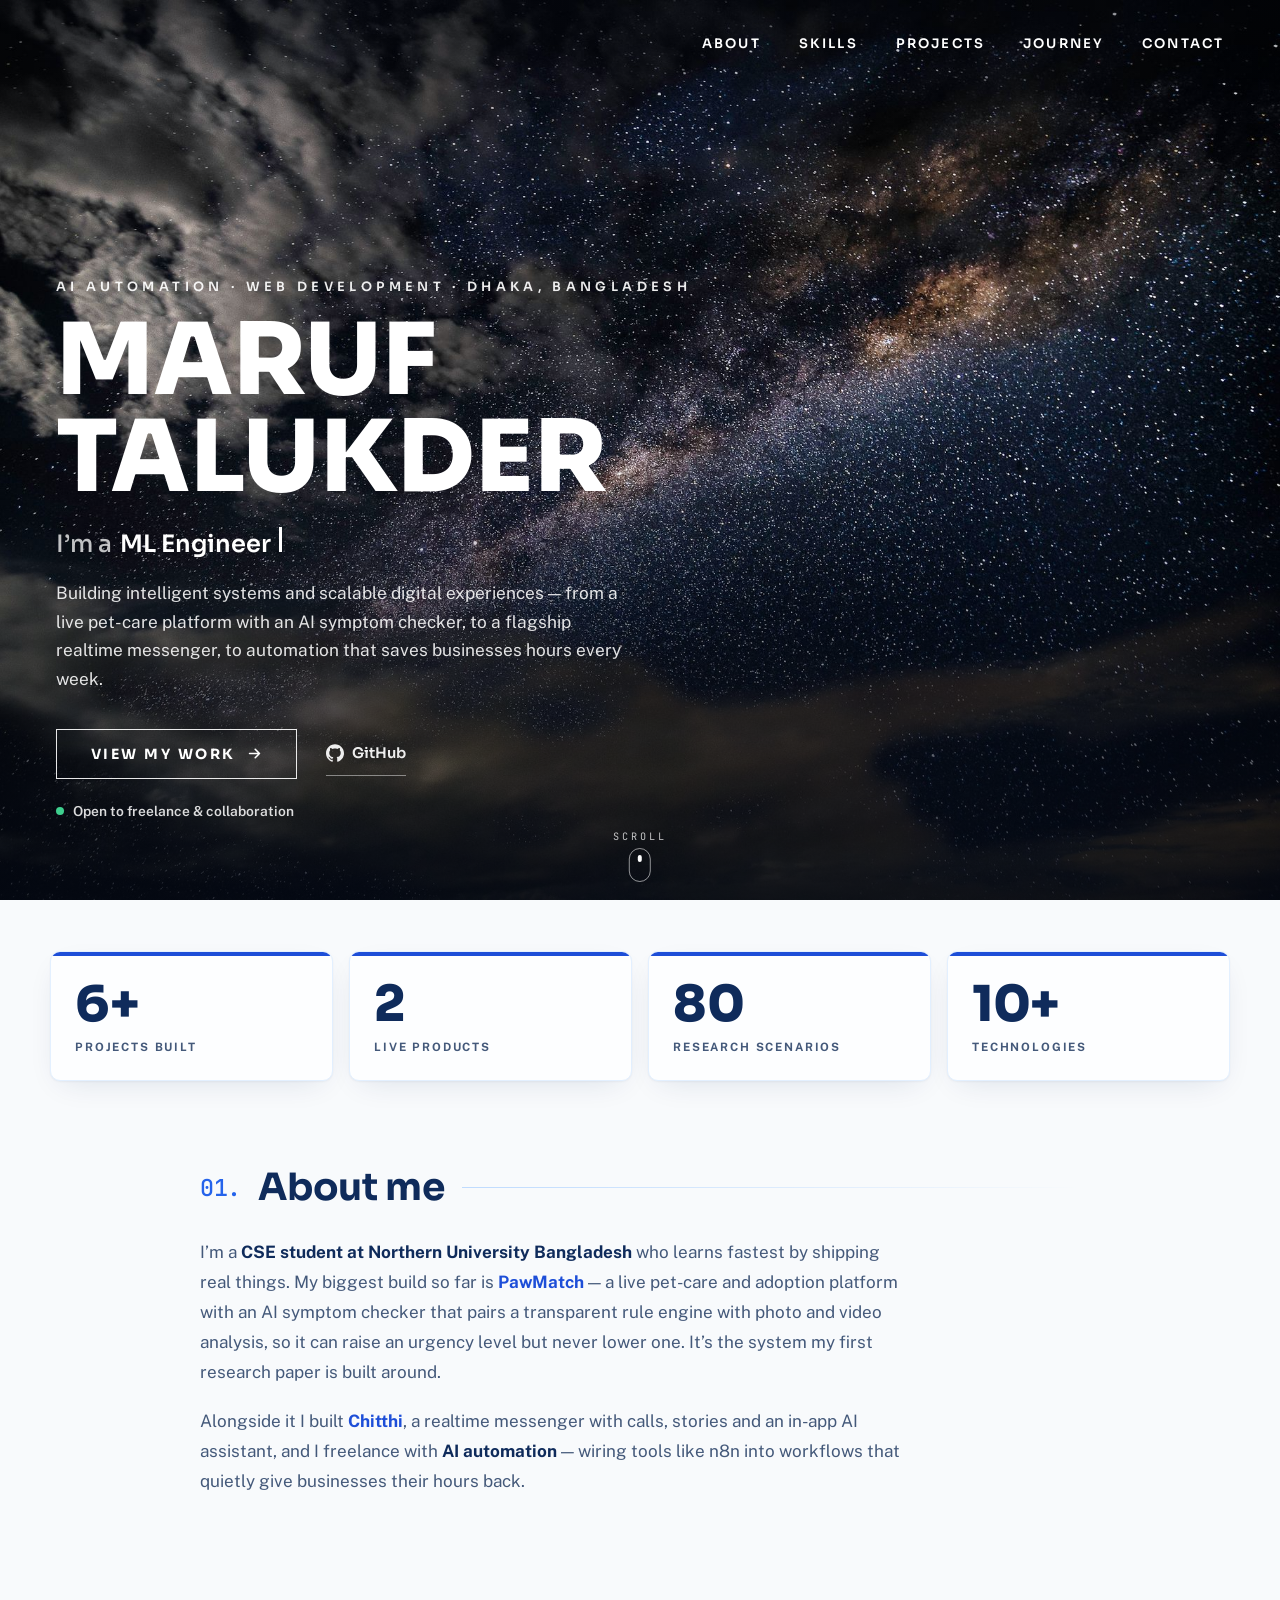
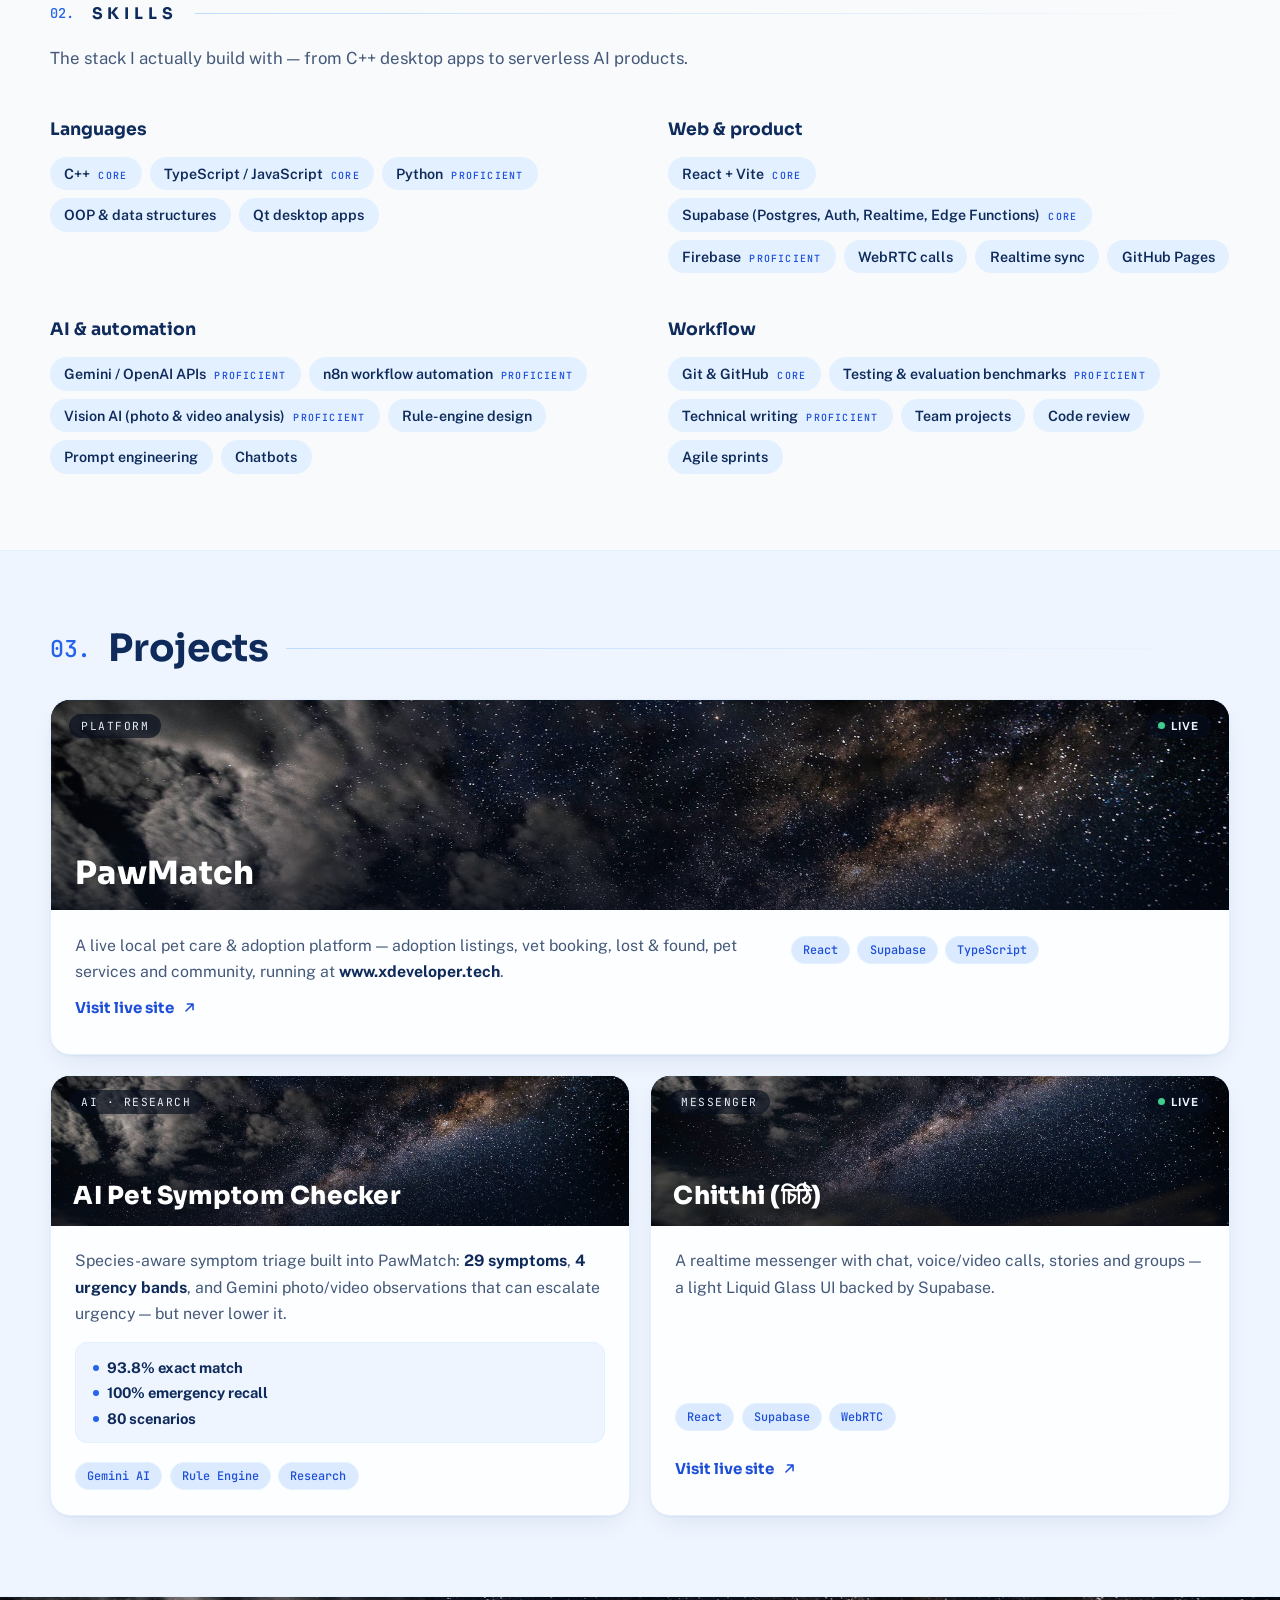
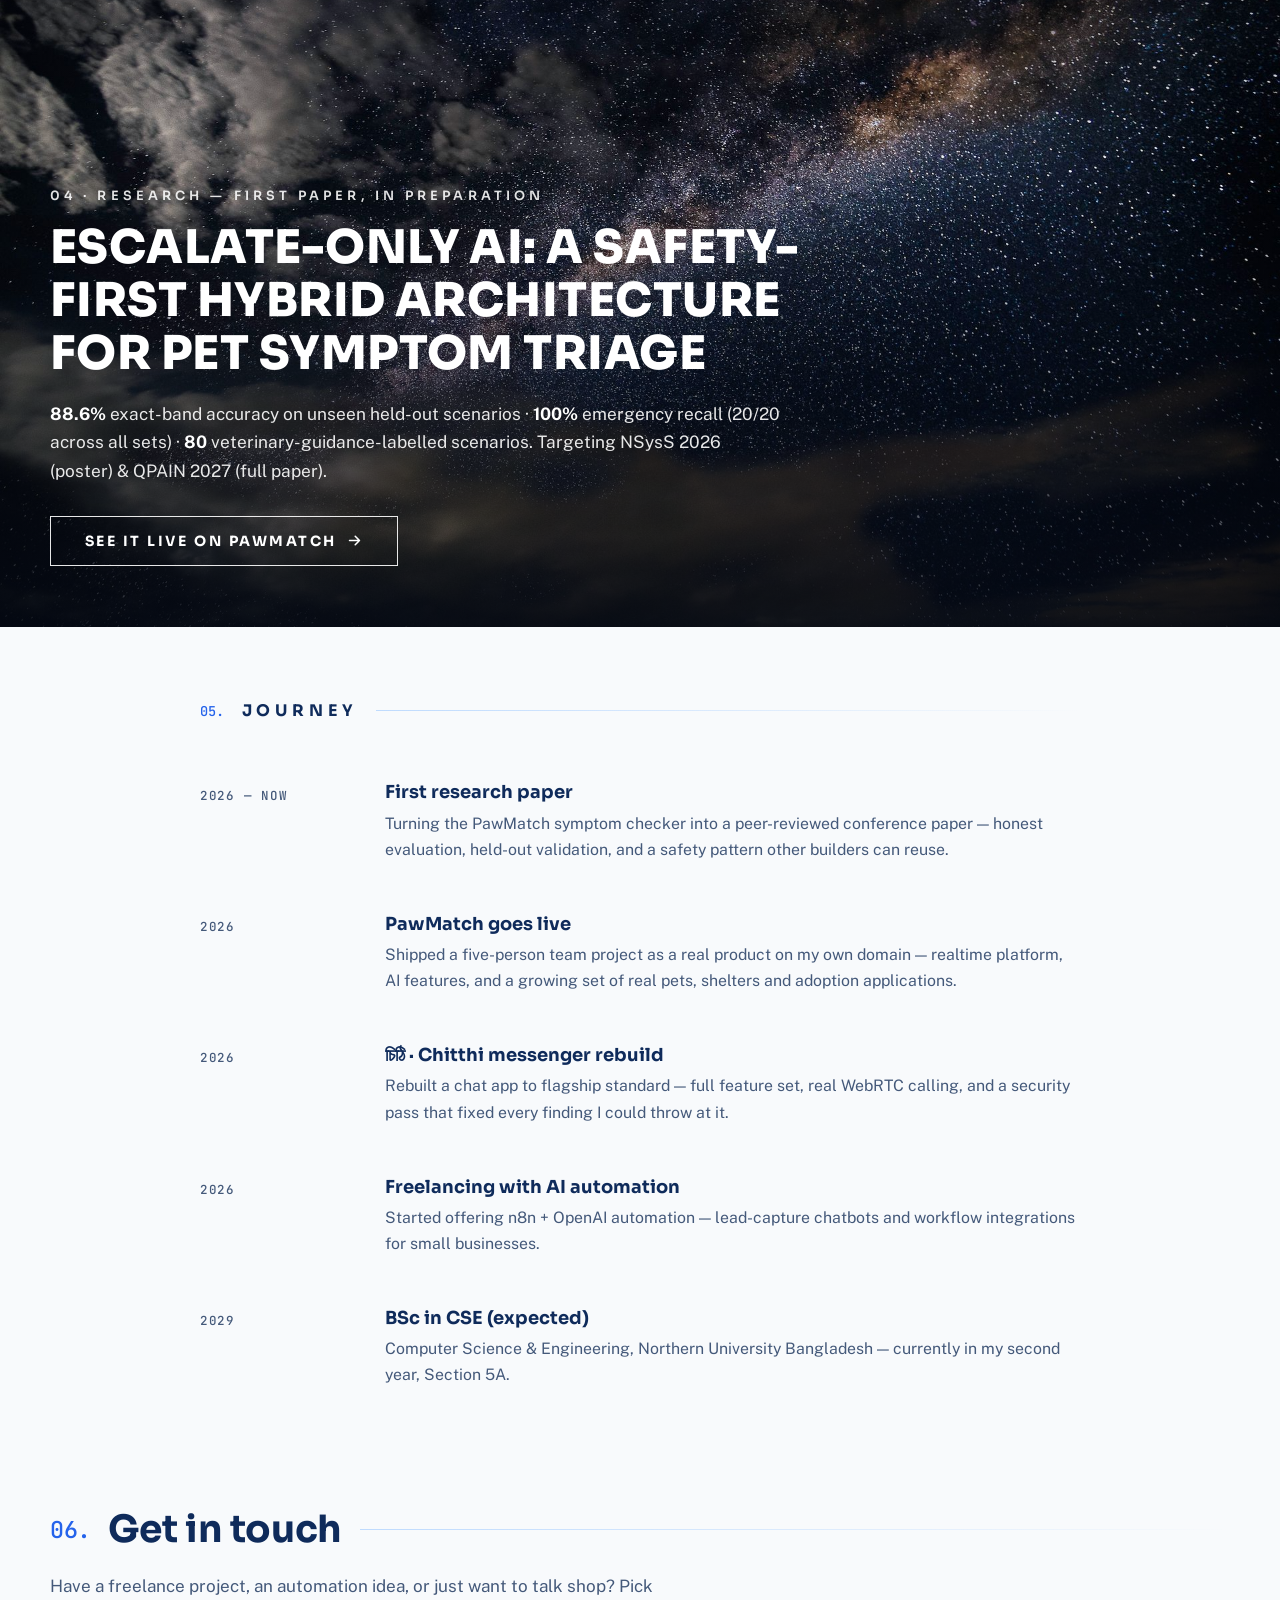
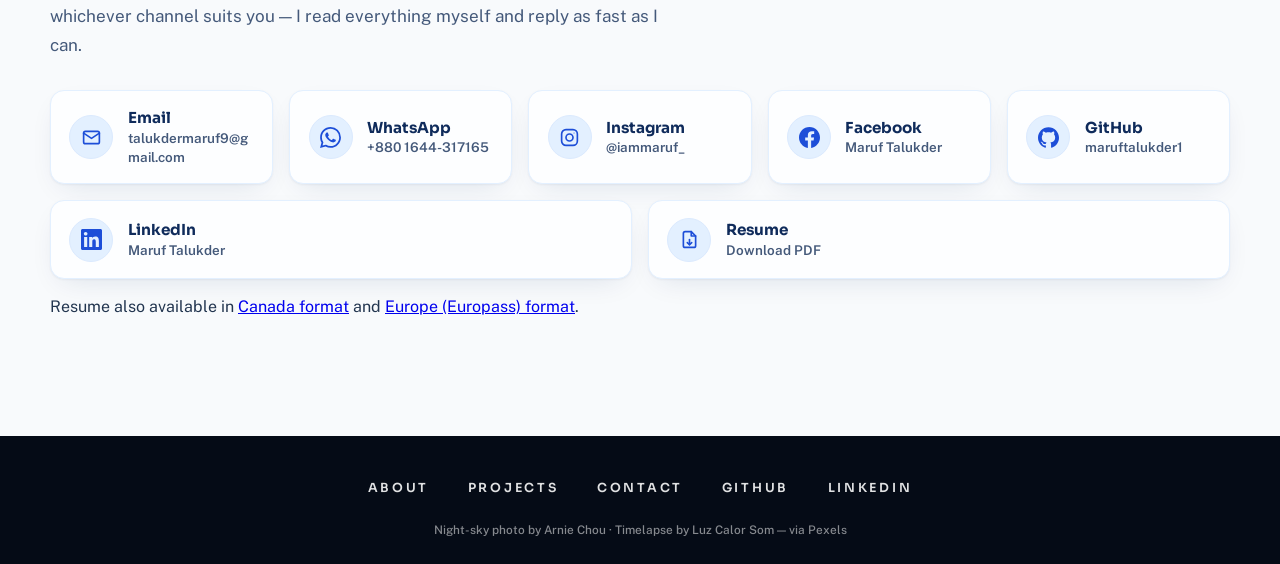
<file: index.html>
<!doctype html>
<html lang="en">
  <head>
    <meta charset="utf-8" />
    <meta name="viewport" content="width=device-width, initial-scale=1, viewport-fit=cover" />
    <meta name="color-scheme" content="light" />
    <link rel="icon" href="/favicon.ico" sizes="any" />
<link rel="icon" type="image/png" sizes="192x192" href="/icon-192.png" />
<link rel="icon" type="image/png" sizes="512x512" href="/icon-512.png" />
<link rel="apple-touch-icon" href="/apple-touch-icon.png" />
    <title>Maruf Talukder — ML Engineer & CSE Student</title>
<meta name="description" content="Maruf Talukder is a CSE student at Northern University Bangladesh building AI automation, web apps, and PawMatch — a live pet-care platform with an AI symptom checker.">
<link rel="canonical" href="https://www.maruftalukder.engineer/">
<meta property="og:type" content="profile">
<meta property="og:title" content="Maruf Talukder — ML Engineer & CSE Student">
<meta property="og:description" content="CSE student at Northern University Bangladesh building AI automation, web apps, and PawMatch — a live pet-care platform with an AI symptom checker.">
<meta property="og:url" content="https://www.maruftalukder.engineer/">
<meta property="og:image" content="https://www.maruftalukder.engineer/assets/night-sky.jpg">
<meta name="twitter:card" content="summary_large_image">
<meta name="twitter:title" content="Maruf Talukder — ML Engineer & CSE Student">
<meta name="twitter:description" content="CSE student at Northern University Bangladesh building AI automation, web apps, and PawMatch.">
<meta name="twitter:image" content="https://www.maruftalukder.engineer/assets/night-sky.jpg">
<script type="application/ld+json">
{
  "@context": "https://schema.org",
  "@type": "Person",
  "name": "Maruf Talukder",
  "url": "https://www.maruftalukder.engineer/",
  "image": "https://www.maruftalukder.engineer/assets/night-sky.jpg",
  "jobTitle": "CSE Student",
  "description": "CSE student at Northern University Bangladesh building AI automation, web apps, and PawMatch, a live pet-care platform with an AI symptom checker.",
  "address": { "@type": "PostalAddress", "addressLocality": "Dhaka", "addressCountry": "BD" },
  "alumniOf": { "@type": "CollegeOrUniversity", "name": "Northern University Bangladesh" },
  "knowsAbout": ["AI automation", "n8n", "Web development", "Machine learning"],
  "sameAs": [
    "https://github.com/maruftalukder1",
    "https://www.instagram.com/iammaruf_",
    "https://www.facebook.com/MarufTalukder4",
    "https://www.linkedin.com/in/maruftalukder1"
  ]
}
</script>
    <link rel="preconnect" href="https://fonts.googleapis.com" />
    <link rel="preconnect" href="https://fonts.gstatic.com" crossorigin />
    <link href="https://fonts.googleapis.com/css2?family=Sora:wght@500;600;700;800&family=Public+Sans:wght@400;500;600;700&family=JetBrains+Mono:wght@400;500&display=swap" rel="stylesheet" />
    <style>
      /* ============ 60-30-10 palette (below the hero) ============
         60% soft white · 30% light blue · 10% deep blue accent */
      :root {
        --paper: #f8fafc;
        --surface: #fdfeff;
        --blue-wash: #eef5ff;
        --blue-soft: #e3f0ff;
        --blue-chip: #dbeafe;
        --blue-line: #bfdbfe;
        --accent: #2563eb;
        --accent-deep: #1d4ed8;
        --navy: #0f2b5b;
        --ink: #22354f;
        --ink-soft: #44597a;
        --shadow-card: 0 1px 2px rgba(15, 43, 91, 0.05), 0 10px 30px -12px rgba(15, 43, 91, 0.14);
        --shadow-lift: 0 2px 4px rgba(15, 43, 91, 0.06), 0 22px 44px -16px rgba(15, 43, 91, 0.22);
        --ease-out: cubic-bezier(0.16, 1, 0.3, 1);
      }
      * { box-sizing: border-box; }
      html { scroll-behavior: smooth; }
      body {
        margin: 0;
        font-family: "Public Sans", system-ui, -apple-system, "Segoe UI", sans-serif;
        background: var(--paper);
        color: var(--ink);
        overflow-x: hidden;
        -webkit-font-smoothing: antialiased;
      }
      ::selection { background: var(--blue-chip); color: var(--navy); }
      button, a.btn { min-height: 2.75rem; }

      /* ---------- scroll reveal ---------- */
      .reveal { transform: translateY(18px); transition: transform 0.7s var(--ease-out); transition-delay: var(--d, 0s); }
      .reveal.in { transform: none; }

      /* ============ HERO — full-bleed photo/video (SpaceX grammar) ============ */
      .hero {
        position: relative;
        height: 100vh;
        height: 100svh;
        min-height: 680px;
        overflow: hidden;
        background: #060d1d;
        color: #fff;
      }
      .hero-media { position: absolute; inset: 0; }
      .hero-media video, .hero-media img {
        position: absolute; inset: 0;
        width: 100%; height: 100%;
        object-fit: cover; object-position: 50% 50%;
        display: block;
      }
      /* dark scrim along the bottom third only — text legibility */
      .hero-scrim {
        position: absolute; inset: 0; z-index: 1; pointer-events: none;
        background: linear-gradient(180deg,
          rgba(4, 9, 20, 0.30) 0%,
          rgba(4, 9, 20, 0) 22%,
          rgba(4, 9, 20, 0) 52%,
          rgba(4, 9, 20, 0.55) 78%,
          rgba(4, 9, 20, 0.82) 100%);
      }

      /* ---------- minimal top bar over the video ---------- */
      .topbar {
        position: absolute; top: 0; left: 0; right: 0; z-index: 10;
        display: flex; align-items: center; justify-content: flex-end;
        gap: 2rem;
        padding: 1.35rem clamp(1.25rem, 4.5vw, 3.5rem);
      }
      .wordmark {
        font-family: "Sora", sans-serif; font-weight: 700;
        font-size: 0.98rem; letter-spacing: 0.22em;
        color: #fff; text-decoration: none; white-space: nowrap;
        flex: none;
      }
      .topnav { display: flex; align-items: center; gap: 2.4rem; flex: none; }
      .topnav a {
        font-family: "Sora", sans-serif; font-weight: 600;
        font-size: 0.82rem; letter-spacing: 0.16em; text-transform: uppercase;
        color: #fff; text-decoration: none;
        padding: 0.4rem 0; min-height: 2.75rem;
        display: inline-flex; align-items: center;
        border-bottom: 1px solid transparent;
        transition: border-color 0.25s ease, opacity 0.25s ease;
      }
      .topnav a:hover { border-bottom-color: rgba(255, 255, 255, 0.85); }
      .nav-toggle {
        display: none;
        background: none; border: 0; cursor: pointer;
        width: 2.75rem; height: 2.75rem; padding: 0.6rem;
        color: #fff;
      }
      .nav-toggle svg { width: 100%; height: 100%; display: block; }
      .mobile-nav {
        position: absolute; top: 4.6rem; right: 1rem; z-index: 11;
        display: none; flex-direction: column;
        background: rgba(5, 11, 24, 0.94);
        border: 1px solid rgba(255, 255, 255, 0.16);
        padding: 0.6rem 0;
        min-width: 190px;
      }
      .mobile-nav.open { display: flex; }
      .mobile-nav a {
        font-family: "Sora", sans-serif; font-weight: 600;
        font-size: 0.85rem; letter-spacing: 0.14em; text-transform: uppercase;
        color: #fff; text-decoration: none;
        padding: 0.8rem 1.3rem; min-height: 2.75rem;
        display: flex; align-items: center;
      }
      .mobile-nav a:hover { background: rgba(255, 255, 255, 0.08); }

      /* ---------- low-left content block ---------- */
      .hero-content {
        position: absolute; z-index: 2;
        left: 0; right: 0; bottom: 0;
        padding: 0 clamp(1.25rem, 4.5vw, 3.5rem) clamp(4.2rem, 9vh, 6rem);
        max-width: 62rem;
      }
      .hero-eyebrow {
        margin: 0 0 1.1rem;
        font-family: "Sora", sans-serif; font-weight: 600;
        font-size: clamp(0.68rem, 1.6vw, 0.8rem);
        letter-spacing: 0.34em; text-transform: uppercase;
        color: rgba(255, 255, 255, 0.92);
      }
      h1.hero-name {
        margin: 0;
        font-family: "Sora", sans-serif; font-weight: 800;
        font-size: clamp(2.7rem, 8.5vw, 6.2rem);
        line-height: 0.98; letter-spacing: 0.005em;
        text-transform: uppercase;
        color: #fff;
      }
      .hero-role {
        margin: 1.3rem 0 0;
        font-family: "Sora", sans-serif; font-weight: 600;
        font-size: clamp(1.05rem, 2.6vw, 1.5rem);
        color: #fff;
        display: flex; align-items: baseline; gap: 0.5rem; flex-wrap: wrap;
        min-height: 1.5em;
      }
      .hero-role .static { color: rgba(255, 255, 255, 0.75); font-weight: 500; }
      #typewriter { color: #fff; }
      .caret {
        display: inline-block; width: 3px; height: 1.02em;
        background: #fff;
        vertical-align: text-bottom;
        animation: blink 0.9s steps(1) infinite;
      }
      @keyframes blink { 50% { opacity: 0; } }
      .hero-sub {
        margin: 1rem 0 0; max-width: 36rem;
        font-size: clamp(0.98rem, 2vw, 1.08rem); line-height: 1.65;
        color: rgba(255, 255, 255, 0.88);
      }
      .hero-cta { display: flex; flex-wrap: wrap; align-items: center; gap: 1.1rem 1.8rem; margin-top: 2.2rem; }
      .btn-hero {
        display: inline-flex; align-items: center; justify-content: center; gap: 0.6rem;
        padding: 0.95rem 2.1rem;
        font-family: "Sora", sans-serif; font-weight: 700;
        font-size: 0.88rem; letter-spacing: 0.18em; text-transform: uppercase;
        color: #fff; text-decoration: none; cursor: pointer;
        background: transparent;
        border: 1.5px solid rgba(255, 255, 255, 0.9);
        transition: background 0.25s ease, color 0.25s ease;
      }
      .btn-hero:hover { background: #fff; color: #0a1526; }
      .btn-hero svg { width: 17px; height: 17px; flex: none; }
      .hero-gh {
        display: inline-flex; align-items: center; gap: 0.5rem;
        font-family: "Sora", sans-serif; font-weight: 600; font-size: 0.92rem;
        color: rgba(255, 255, 255, 0.92); text-decoration: none;
        min-height: 2.75rem;
        border-bottom: 1px solid rgba(255, 255, 255, 0.45);
        transition: border-color 0.25s ease, color 0.25s ease;
      }
      .hero-gh:hover { color: #fff; border-bottom-color: #fff; }
      .hero-gh svg { width: 18px; height: 18px; flex: none; }
      .hero-avail {
        margin: 1.5rem 0 0;
        display: flex; align-items: center; gap: 0.55rem;
        font-size: 0.86rem; font-weight: 600; color: rgba(255, 255, 255, 0.85);
      }
      .hero-avail .dot {
        width: 8px; height: 8px; border-radius: 50%; flex: none;
        background: #3ecf8e;
        box-shadow: 0 0 0 0 rgba(62, 207, 142, 0.45);
        animation: pulse-dot 2.2s ease-out infinite;
      }
      @keyframes pulse-dot {
        0% { box-shadow: 0 0 0 0 rgba(62, 207, 142, 0.4); }
        70% { box-shadow: 0 0 0 9px rgba(62, 207, 142, 0); }
        100% { box-shadow: 0 0 0 0 rgba(62, 207, 142, 0); }
      }

      .scroll-cue {
        position: absolute; z-index: 2; left: 50%; bottom: 1.1rem;
        transform: translateX(-50%);
        display: flex; flex-direction: column; align-items: center; gap: 0.35rem;
        color: rgba(255, 255, 255, 0.75);
        font-family: "JetBrains Mono", monospace;
        font-size: 0.64rem; letter-spacing: 0.3em; text-transform: uppercase;
        text-decoration: none; min-height: 2.75rem; justify-content: flex-end;
      }
      .scroll-cue .wheel {
        width: 22px; height: 34px; border-radius: 12px; position: relative;
        border: 1.6px solid rgba(255, 255, 255, 0.55);
      }
      .scroll-cue .wheel::after {
        content: ""; position: absolute; left: 50%; top: 6px; margin-left: -2px;
        width: 4px; height: 7px; border-radius: 3px;
        background: #fff;
        animation: wheel-drop 1.8s ease-in-out infinite;
      }
      @keyframes wheel-drop {
        0% { transform: translateY(0); opacity: 1; }
        70% { transform: translateY(11px); opacity: 0; }
        100% { transform: translateY(0); opacity: 0; }
      }

      /* ============ STATS ============ */
      .stats-band { background: var(--paper); padding: 3.2rem 0 0.6rem; }
      .stats {
        width: min(1180px, 100% - 2.5rem);
        margin: 0 auto;
        display: grid; grid-template-columns: repeat(4, 1fr);
        gap: 1rem;
      }
      .stat {
        background: var(--surface);
        border: 1px solid var(--blue-soft);
        border-radius: 10px;
        overflow: hidden;
        box-shadow: var(--shadow-card);
      }
      .stat-strip { height: 4px; background: var(--accent-deep); }
      .stat-main { padding: 1.5rem 1.5rem 1.6rem; }
      .stat-num {
        font-family: "Sora", sans-serif; font-weight: 800;
        font-size: clamp(2.5rem, 4.5vw, 3.1rem); line-height: 1; color: var(--navy);
        letter-spacing: -0.01em;
      }
      .stat-label {
        margin-top: 0.65rem;
        font-size: 0.72rem; font-weight: 700;
        letter-spacing: 0.16em; text-transform: uppercase;
        color: var(--ink-soft);
      }

      /* ============ SECTIONS ============ */
      .about { padding: 4.6rem 0 3rem; background: var(--paper); }
      .projects { padding: 4.6rem 0 5rem; background: var(--blue-wash); border-top: 1px solid var(--blue-soft); border-bottom: 1px solid var(--blue-soft); }
      .contact { padding: 4.6rem 0 6.5rem; background: var(--paper); }
      .about-inner { width: min(880px, 100% - 2.5rem); margin: 0 auto; }
      .wide-inner { width: min(1180px, 100% - 2.5rem); margin: 0 auto; }
      .about h2, .projects h2, .contact h2 {
        font-family: "Sora", sans-serif;
        font-size: clamp(1.7rem, 4.5vw, 2.35rem);
        font-weight: 700; letter-spacing: -0.01em; color: var(--navy);
        margin: 0 0 1.7rem;
        display: flex; align-items: center; gap: 1.1rem;
      }
      .about h2::after, .projects h2::after, .contact h2::after {
        content: ""; flex: 1; height: 1px;
        background: linear-gradient(90deg, var(--blue-line), transparent);
      }
      .about h2 .num, .projects h2 .num, .contact h2 .num {
        color: var(--accent); font-family: "JetBrains Mono", monospace;
        font-size: 0.62em; font-weight: 500;
      }
      .about p { font-size: 1.07rem; line-height: 1.75; color: var(--ink-soft); margin: 0 0 1.2rem; max-width: 44rem; }
      .about p strong { color: var(--navy); font-weight: 700; }
      .about p .hl { color: var(--accent-deep); font-weight: 700; }
      .contact .lead { font-size: 1.07rem; line-height: 1.7; color: var(--ink-soft); margin: -0.5rem 0 1.9rem; max-width: 40rem; }

      /* ============ PROJECTS — bento ============ */
      .project-grid {
        display: grid;
        grid-template-columns: 1fr 1fr;
        gap: 1.25rem;
      }
      .project-card {
        position: relative;
        display: flex; flex-direction: column;
        background: var(--surface);
        border: 1px solid var(--blue-soft);
        border-radius: 20px;
        overflow: hidden;
        box-shadow: var(--shadow-card);
        transition: transform 0.35s var(--ease-out), box-shadow 0.35s var(--ease-out), border-color 0.35s ease;
      }
      .project-card:hover { transform: translateY(-5px); box-shadow: var(--shadow-lift); border-color: var(--blue-line); }
      .project-card.featured { grid-column: 1 / -1; }

      /* clean real-photo header, project name overlaid low-left (SpaceX block style) */
      .photo-head {
        position: relative; height: 150px; flex: none;
        overflow: hidden;
        background: #0a1830;
      }
      .featured .photo-head { height: 210px; }
      .photo-head img {
        position: absolute; inset: 0; width: 100%; height: 100%;
        object-fit: cover; display: block;
      }
      .photo-head::after {
        content: ""; position: absolute; inset: 0;
        background: linear-gradient(180deg, rgba(4, 9, 20, 0.18) 0%, rgba(4, 9, 20, 0) 38%, rgba(4, 9, 20, 0.62) 100%);
      }
      .photo-head-top {
        position: absolute; top: 0; left: 0; right: 0; z-index: 2;
        display: flex; align-items: flex-start; justify-content: space-between;
        padding: 0.85rem 1.15rem;
      }
      .p-kicker {
        display: inline-flex; align-items: center; gap: 0.45rem;
        padding: 0.32rem 0.75rem; border-radius: 999px;
        background: rgba(6, 13, 28, 0.66);
        font-family: "JetBrains Mono", monospace;
        font-size: 0.7rem; letter-spacing: 0.13em; text-transform: uppercase;
        color: #e6eefc;
      }
      .live-badge {
        display: inline-flex; align-items: center; gap: 0.4rem;
        padding: 0.32rem 0.75rem; border-radius: 999px;
        background: rgba(6, 13, 28, 0.66);
        font-size: 0.7rem; font-weight: 700; letter-spacing: 0.07em; text-transform: uppercase;
        color: #eef4ff;
      }
      .live-badge .dot { width: 7px; height: 7px; border-radius: 50%; background: #3ecf8e; animation: pulse-dot 2.2s ease-out infinite; }
      .photo-head h3 {
        position: absolute; z-index: 2;
        left: 1.4rem; bottom: 1rem; margin: 0;
        font-family: "Sora", sans-serif; font-weight: 800;
        font-size: 1.55rem; line-height: 1.15; letter-spacing: 0.01em;
        color: #fff;
      }
      .featured .photo-head h3 { font-size: 2rem; left: 1.5rem; bottom: 1.15rem; }

      .project-body { padding: 1.4rem 1.5rem 1.55rem; display: flex; flex-direction: column; gap: 0.95rem; flex: 1; }
      .project-body p { margin: 0; font-size: 0.99rem; line-height: 1.66; color: var(--ink-soft); }
      .project-body p strong { color: var(--navy); }
      .featured .project-main { display: grid; grid-template-columns: 1.25fr 0.75fr; gap: 1.6rem; align-items: start; }
      .p-highlight {
        display: flex; flex-direction: column; gap: 0.55rem;
        padding: 0.95rem 1.05rem; border-radius: 12px;
        background: var(--blue-wash); border: 1px solid var(--blue-soft);
        font-size: 0.92rem; font-weight: 700; color: var(--navy);
      }
      .p-highlight span { display: flex; align-items: baseline; gap: 0.5rem; }
      .p-highlight span::before { content: ""; width: 6px; height: 6px; border-radius: 50%; background: var(--accent); flex: none; transform: translateY(-2px); }
      .tag-row { display: flex; flex-wrap: wrap; gap: 0.45rem; margin-top: auto; padding-top: 0.2rem; }
      .tag {
        padding: 0.32rem 0.7rem; border-radius: 999px;
        background: var(--blue-chip); border: 1px solid var(--blue-soft);
        font-family: "JetBrains Mono", monospace; font-size: 0.74rem; font-weight: 500;
        color: var(--accent-deep);
      }
      .project-link {
        display: inline-flex; align-items: center; gap: 0.45rem;
        font-family: "Sora", sans-serif; font-weight: 700; font-size: 0.94rem;
        color: var(--accent-deep); text-decoration: none;
        min-height: 2.75rem; align-self: flex-start;
      }
      .project-link svg { width: 17px; height: 17px; transition: transform 0.25s ease; }
      .project-link:hover { text-decoration: underline; text-underline-offset: 4px; }
      .project-link:hover svg { transform: translate(2px, -2px); }

      /* ============ CONTACT ============ */
      .contact-grid { display: flex; flex-wrap: wrap; gap: 1rem; }
      .contact-card {
        flex: 1 1 190px;
        display: flex; align-items: center; gap: 0.9rem;
        padding: 1.05rem 1.15rem;
        background: var(--surface);
        border: 1px solid var(--blue-soft);
        border-radius: 14px;
        text-decoration: none;
        box-shadow: var(--shadow-card);
        transition: transform 0.3s var(--ease-out), box-shadow 0.3s ease, border-color 0.3s ease;
        min-height: 2.75rem;
      }
      .contact-card:hover { transform: translateY(-3px); border-color: var(--blue-line); box-shadow: var(--shadow-lift); }
      .contact-icon {
        flex: none; width: 44px; height: 44px; border-radius: 50%;
        display: flex; align-items: center; justify-content: center;
        background: var(--blue-soft); color: var(--accent-deep);
        border: 1px solid var(--blue-chip);
      }
      .contact-icon svg { width: 21px; height: 21px; }
      .contact-text { min-width: 0; }
      .contact-label { font-family: "Sora", sans-serif; font-weight: 700; font-size: 0.95rem; color: var(--navy); line-height: 1.3; }
      .contact-value { font-size: 0.84rem; font-weight: 600; color: var(--ink-soft); line-height: 1.35; overflow-wrap: anywhere; }

      /* ============ SECTION LABEL HEADS (Skills / Journey) ============ */
      .sec-head {
        font-family: "Sora", sans-serif;
        font-size: 1rem; font-weight: 700;
        letter-spacing: 0.3em; text-transform: uppercase;
        color: var(--navy);
        margin: 0 0 2.2rem;
        display: flex; align-items: center; gap: 1.1rem;
      }
      .sec-head::after {
        content: ""; flex: 1; height: 1px;
        background: linear-gradient(90deg, var(--blue-line), transparent);
      }
      .sec-head .num {
        color: var(--accent); font-family: "JetBrains Mono", monospace;
        font-size: 0.85em; font-weight: 500; letter-spacing: 0;
      }
      .narrow-inner { width: min(880px, 100% - 2.5rem); margin: 0 auto; }

      /* ============ SKILLS — borderless groups, chip pills ============ */
      .skills { padding: 2.4rem 0 4.8rem; background: var(--paper); }
      .skills-lead { font-size: 1.05rem; line-height: 1.7; color: var(--ink-soft); margin: -0.9rem 0 2.8rem; max-width: 42rem; }
      .skill-grid { display: grid; grid-template-columns: 1fr 1fr; gap: 2.8rem 3.5rem; }
      .skill-group h3 {
        font-family: "Sora", sans-serif; font-weight: 700;
        font-size: 1.08rem; color: var(--navy);
        margin: 0 0 1.05rem;
      }
      .pills { display: flex; flex-wrap: wrap; gap: 0.5rem; }
      .pill {
        display: inline-flex; align-items: baseline; gap: 0.5rem;
        padding: 0.45rem 0.9rem; border-radius: 999px;
        background: var(--blue-soft);
        font-size: 0.89rem; font-weight: 600; color: var(--navy);
        line-height: 1.35;
      }
      .pill .lvl {
        font-family: "JetBrains Mono", monospace;
        font-size: 0.62rem; font-weight: 500; letter-spacing: 0.12em;
        color: var(--accent-deep);
      }

      /* ============ RESEARCH — full-bleed photo block (SpaceX) ============ */
      .research {
        position: relative;
        min-height: 70vh;
        display: flex; align-items: flex-end;
        overflow: hidden;
        background: #060d1d;
        color: #fff;
      }
      .research-bg {
        position: absolute; inset: 0;
        width: 100%; height: 100%;
        object-fit: cover; display: block;
      }
      .research-scrim {
        position: absolute; inset: 0; z-index: 1; pointer-events: none;
        background: linear-gradient(180deg,
          rgba(4, 9, 20, 0.28) 0%,
          rgba(4, 9, 20, 0) 30%,
          rgba(4, 9, 20, 0.52) 70%,
          rgba(4, 9, 20, 0.86) 100%);
      }
      .research-content {
        position: relative; z-index: 2;
        width: min(1180px, 100% - 2.5rem);
        margin: 0 auto;
        padding: 7rem 0 3.8rem;
      }
      .research-eyebrow {
        margin: 0 0 1.05rem;
        font-family: "Sora", sans-serif; font-weight: 600;
        font-size: clamp(0.68rem, 1.6vw, 0.8rem);
        letter-spacing: 0.32em; text-transform: uppercase;
        color: rgba(255, 255, 255, 0.88);
      }
      .research-title {
        margin: 0; max-width: 52rem;
        font-family: "Sora", sans-serif; font-weight: 800;
        font-size: clamp(1.55rem, 4.4vw, 2.9rem);
        line-height: 1.14; letter-spacing: 0.01em;
        text-transform: uppercase;
        color: #fff;
      }
      .research-line {
        margin: 1.25rem 0 0; max-width: 46rem;
        font-size: clamp(0.98rem, 2vw, 1.08rem); line-height: 1.65;
        color: rgba(255, 255, 255, 0.9);
      }
      .research-line strong { color: #fff; font-weight: 700; }
      .research .btn-hero { margin-top: 1.9rem; }

      /* ============ JOURNEY — borderless timeline rows ============ */
      .journey { padding: 4.6rem 0 1.2rem; background: var(--paper); }
      .journey-list { display: flex; flex-direction: column; }
      .j-row {
        display: grid; grid-template-columns: 150px 1fr;
        gap: 0.4rem 2.2rem;
        padding: 1.55rem 1rem;
        margin: 0 -1rem;
        border-radius: 12px;
        transition: background 0.25s ease;
      }
      .j-row:hover { background: var(--blue-wash); }
      .j-date {
        font-family: "JetBrains Mono", monospace;
        font-size: 0.78rem; font-weight: 500;
        letter-spacing: 0.14em; text-transform: uppercase;
        color: var(--ink-soft);
        padding-top: 0.32rem; white-space: nowrap;
      }
      .j-row h3 {
        font-family: "Sora", sans-serif; font-weight: 700;
        font-size: 1.12rem; color: var(--navy);
        margin: 0 0 0.45rem;
      }
      .j-row p { margin: 0; font-size: 0.99rem; line-height: 1.66; color: var(--ink-soft); max-width: 44rem; }

      /* ============ FOOTER — dark bar (SpaceX) ============ */
      .site-footer {
        background: #050b16;
        padding: 1.9rem 1.25rem 1.7rem;
        text-align: center;
      }
      .footer-links {
        display: flex; flex-wrap: wrap;
        align-items: center; justify-content: center;
        gap: 0.4rem 2.4rem;
      }
      .footer-links a {
        font-family: "Sora", sans-serif; font-weight: 600;
        font-size: 0.78rem; letter-spacing: 0.22em; text-transform: uppercase;
        color: rgba(255, 255, 255, 0.88); text-decoration: none;
        min-height: 2.75rem;
        display: inline-flex; align-items: center;
        transition: color 0.25s ease;
      }
      .footer-links a:hover { color: #fff; text-decoration: underline; text-underline-offset: 5px; }
      .footer-credit {
        margin: 0.8rem 0 0;
        font-size: 0.74rem; font-weight: 500;
        color: rgba(255, 255, 255, 0.52);
      }

      @media (max-width: 760px) {
        .skill-grid { grid-template-columns: 1fr; gap: 2.2rem; }
        .j-row { grid-template-columns: 1fr; gap: 0.35rem; padding: 1.35rem 0.9rem; margin: 0 -0.9rem; }
        .j-date { padding-top: 0; }
        .research { min-height: 62vh; }
        .research-content { padding-bottom: 3rem; }
      }

      /* ============ RESPONSIVE ============ */
      @media (max-width: 960px) {
        .stats { grid-template-columns: repeat(2, 1fr); }
      }
      /* nav collapses to the hamburger early enough that the wordmark,
         nav links and hero eyebrow can never share one crowded line */
      @media (max-width: 900px) {
        .topnav { display: none; }
        .nav-toggle { display: block; }
      }
      @media (max-width: 760px) {
        .project-grid { grid-template-columns: 1fr; }
        .featured .project-main { grid-template-columns: 1fr; gap: 1rem; }
        .featured .photo-head { height: 170px; }
        .scroll-cue { display: none; }
        .hero-content { padding-bottom: 3.4rem; }
      }
      @media (max-width: 420px) {
        .stats { gap: 0.7rem; }
        .stat-main { padding: 1.15rem 1.1rem 1.25rem; }
        .stat-num { font-size: 2.2rem; }
        .hero-cta .btn-hero { flex: 1 1 auto; }
        .contact-card { flex: 1 1 100%; }
        .project-body { padding: 1.2rem 1.15rem 1.35rem; }
        .photo-head h3 { left: 1.15rem; }
        .featured .photo-head h3 { left: 1.15rem; font-size: 1.7rem; }
      }

      /* short viewports: the low-left hero block flows below the top bar
         instead of riding up into it */
      @media (max-height: 560px) {
        .hero { height: auto; min-height: 100svh; }
        .hero-content { position: relative; padding-top: 6.75rem; }
        .scroll-cue { display: none; }
      }

      /* ============ REDUCED MOTION ============ */
      @media (prefers-reduced-motion: reduce) {
        html { scroll-behavior: auto; }
        .hero-avail .dot, .live-badge .dot, .caret, .scroll-cue .wheel::after { animation: none !important; }
        .reveal { transform: none; transition: none; }
        .project-card, .contact-card { transition: none; }
      }
    </style>
  </head>
  <body>

    <header class="hero" id="top">
      <div class="hero-media" aria-hidden="true">
        <video class="sky-video" autoplay muted loop playsinline preload="metadata" poster="assets/night-sky.jpg">
          <source src="assets/milky-way.mp4" type="video/mp4" />
        </video>
      </div>
      <div class="hero-scrim" aria-hidden="true"></div>

      <div class="topbar">
        <nav class="topnav" aria-label="Primary">
          <a href="#about">About</a>
          <a href="#skills">Skills</a>
          <a href="#projects">Projects</a>
          <a href="#journey">Journey</a>
          <a href="#contact">Contact</a>
        </nav>
        <button class="nav-toggle" id="nav-toggle" type="button" aria-label="Open menu" aria-expanded="false" aria-controls="mobile-nav">
          <svg viewBox="0 0 24 24" fill="none" stroke="currentColor" stroke-width="2" stroke-linecap="round" aria-hidden="true"><path d="M4 7h16M4 12h16M4 17h16"/></svg>
        </button>
      </div>
      <nav class="mobile-nav" id="mobile-nav" aria-label="Mobile">
        <a href="#about">About</a>
        <a href="#skills">Skills</a>
        <a href="#projects">Projects</a>
        <a href="#journey">Journey</a>
        <a href="#contact">Contact</a>
      </nav>

      <div class="hero-content">
        <p class="hero-eyebrow">AI Automation &middot; Web Development &middot; Dhaka, Bangladesh</p>
        <h1 class="hero-name">Maruf<br />Talukder</h1>
        <p class="hero-role"><span class="static">I&rsquo;m a</span> <span id="typewriter">ML Engineer</span><span class="caret" aria-hidden="true"></span></p>
        <p class="hero-sub">Building intelligent systems and scalable digital experiences — from a live pet-care platform with an AI symptom checker, to a flagship realtime messenger, to automation that saves businesses hours every week.</p>
        <div class="hero-cta">
          <a class="btn-hero" href="#projects">View my work
            <svg viewBox="0 0 24 24" fill="none" stroke="currentColor" stroke-width="2.2" stroke-linecap="round" stroke-linejoin="round" aria-hidden="true"><path d="M5 12h14M13 6l6 6-6 6"/></svg>
          </a>
          <a class="hero-gh" href="https://github.com/maruftalukder1" target="_blank" rel="noopener">
            <svg viewBox="0 0 24 24" fill="currentColor" aria-hidden="true"><path d="M12 .297c-6.63 0-12 5.373-12 12 0 5.303 3.438 9.8 8.205 11.385.6.113.82-.258.82-.577 0-.285-.01-1.04-.015-2.04-3.338.724-4.042-1.61-4.042-1.61C4.422 18.07 3.633 17.7 3.633 17.7c-1.087-.744.084-.729.084-.729 1.205.084 1.838 1.236 1.838 1.236 1.07 1.835 2.809 1.305 3.495.998.108-.776.417-1.305.76-1.605-2.665-.3-5.466-1.332-5.466-5.93 0-1.31.465-2.38 1.235-3.22-.135-.303-.54-1.523.105-3.176 0 0 1.005-.322 3.3 1.23.96-.267 1.98-.399 3-.405 1.02.006 2.04.138 3 .405 2.28-1.552 3.285-1.23 3.285-1.23.645 1.653.24 2.873.12 3.176.765.84 1.23 1.91 1.23 3.22 0 4.61-2.805 5.625-5.475 5.92.42.36.81 1.096.81 2.22 0 1.606-.015 2.896-.015 3.286 0 .315.21.69.825.57C20.565 22.092 24 17.592 24 12.297c0-6.627-5.373-12-12-12"/></svg>
            GitHub
          </a>
        </div>
        <p class="hero-avail"><span class="dot" aria-hidden="true"></span>Open to freelance &amp; collaboration</p>
      </div>

      <a class="scroll-cue" href="#about"><span>Scroll</span><span class="wheel" aria-hidden="true"></span></a>
    </header>

    <main>
      <div class="stats-band">
        <div class="stats" id="stats">
          <div class="stat reveal">
            <div class="stat-strip" aria-hidden="true"></div>
            <div class="stat-main">
              <div class="stat-num"><span class="count" data-target="6">0</span>+</div>
              <div class="stat-label">Projects built</div>
            </div>
          </div>
          <div class="stat reveal" style="--d:0.08s">
            <div class="stat-strip" aria-hidden="true"></div>
            <div class="stat-main">
              <div class="stat-num"><span class="count" data-target="2">0</span></div>
              <div class="stat-label">Live products</div>
            </div>
          </div>
          <div class="stat reveal" style="--d:0.16s">
            <div class="stat-strip" aria-hidden="true"></div>
            <div class="stat-main">
              <div class="stat-num"><span class="count" data-target="80">0</span></div>
              <div class="stat-label">Research scenarios</div>
            </div>
          </div>
          <div class="stat reveal" style="--d:0.24s">
            <div class="stat-strip" aria-hidden="true"></div>
            <div class="stat-main">
              <div class="stat-num"><span class="count" data-target="10">0</span>+</div>
              <div class="stat-label">Technologies</div>
            </div>
          </div>
        </div>
      </div>

      <section class="about" id="about">
        <div class="about-inner reveal">
          <h2><span class="num">01.</span> About me</h2>
          <p>I&rsquo;m a <strong>CSE student at Northern University Bangladesh</strong> who learns fastest by shipping real things. My biggest build so far is <span class="hl">PawMatch</span> — a live pet-care and adoption platform with an AI symptom checker that pairs a transparent rule engine with photo and video analysis, so it can raise an urgency level but never lower one. It&rsquo;s the system my first research paper is built around.</p>
          <p>Alongside it I built <span class="hl">Chitthi</span>, a realtime messenger with calls, stories and an in-app AI assistant, and I freelance with <strong>AI automation</strong> — wiring tools like n8n into workflows that quietly give businesses their hours back.</p>
        </div>
      </section>

      <section class="skills" id="skills">
        <div class="wide-inner">
          <h2 class="sec-head reveal"><span class="num">02.</span> Skills</h2>
          <p class="skills-lead reveal">The stack I actually build with — from C++ desktop apps to serverless AI products.</p>
          <div class="skill-grid">
            <div class="skill-group reveal">
              <h3>Languages</h3>
              <div class="pills">
                <span class="pill">C++ <span class="lvl">CORE</span></span>
                <span class="pill">TypeScript / JavaScript <span class="lvl">CORE</span></span>
                <span class="pill">Python <span class="lvl">PROFICIENT</span></span>
                <span class="pill">OOP &amp; data structures</span>
                <span class="pill">Qt desktop apps</span>
              </div>
            </div>
            <div class="skill-group reveal" style="--d:0.08s">
              <h3>Web &amp; product</h3>
              <div class="pills">
                <span class="pill">React + Vite <span class="lvl">CORE</span></span>
                <span class="pill">Supabase (Postgres, Auth, Realtime, Edge Functions) <span class="lvl">CORE</span></span>
                <span class="pill">Firebase <span class="lvl">PROFICIENT</span></span>
                <span class="pill">WebRTC calls</span>
                <span class="pill">Realtime sync</span>
                <span class="pill">GitHub Pages</span>
              </div>
            </div>
            <div class="skill-group reveal" style="--d:0.16s">
              <h3>AI &amp; automation</h3>
              <div class="pills">
                <span class="pill">Gemini / OpenAI APIs <span class="lvl">PROFICIENT</span></span>
                <span class="pill">n8n workflow automation <span class="lvl">PROFICIENT</span></span>
                <span class="pill">Vision AI (photo &amp; video analysis) <span class="lvl">PROFICIENT</span></span>
                <span class="pill">Rule-engine design</span>
                <span class="pill">Prompt engineering</span>
                <span class="pill">Chatbots</span>
              </div>
            </div>
            <div class="skill-group reveal" style="--d:0.24s">
              <h3>Workflow</h3>
              <div class="pills">
                <span class="pill">Git &amp; GitHub <span class="lvl">CORE</span></span>
                <span class="pill">Testing &amp; evaluation benchmarks <span class="lvl">PROFICIENT</span></span>
                <span class="pill">Technical writing <span class="lvl">PROFICIENT</span></span>
                <span class="pill">Team projects</span>
                <span class="pill">Code review</span>
                <span class="pill">Agile sprints</span>
              </div>
            </div>
          </div>
        </div>
      </section>

      <section class="projects" id="projects">
        <div class="wide-inner">
          <h2 class="reveal"><span class="num">03.</span> Projects</h2>
          <div class="project-grid">

            <article class="project-card featured reveal">
              <div class="photo-head">
                <img src="assets/night-sky.jpg" alt="" style="object-position:50% 22%" />
                <div class="photo-head-top">
                  <span class="p-kicker">Platform</span>
                  <span class="live-badge"><span class="dot" aria-hidden="true"></span>Live</span>
                </div>
                <h3>PawMatch</h3>
              </div>
              <div class="project-body">
                <div class="project-main">
                  <div>
                    <p>A live local pet care &amp; adoption platform — adoption listings, vet booking, lost &amp; found, pet services and community, running at <strong>www.xdeveloper.tech</strong>.</p>
                    <a class="project-link" href="https://www.xdeveloper.tech" target="_blank" rel="noopener">Visit live site
                      <svg viewBox="0 0 24 24" fill="none" stroke="currentColor" stroke-width="2.2" stroke-linecap="round" stroke-linejoin="round" aria-hidden="true"><path d="M7 17L17 7M9 7h8v8"/></svg>
                    </a>
                  </div>
                  <div class="tag-row" style="margin-top:0"><span class="tag">React</span><span class="tag">Supabase</span><span class="tag">TypeScript</span></div>
                </div>
              </div>
            </article>

            <article class="project-card reveal" style="--d:0.1s">
              <div class="photo-head">
                <img src="assets/night-sky.jpg" alt="" style="object-position:78% 42%" />
                <div class="photo-head-top">
                  <span class="p-kicker">AI · Research</span>
                </div>
                <h3>AI Pet Symptom Checker</h3>
              </div>
              <div class="project-body">
                <p>Species-aware symptom triage built into PawMatch: <strong>29 symptoms</strong>, <strong>4 urgency bands</strong>, and Gemini photo/video observations that can escalate urgency — but never lower it.</p>
                <div class="p-highlight"><span>93.8% exact match</span><span>100% emergency recall</span><span>80 scenarios</span></div>
                <div class="tag-row"><span class="tag">Gemini AI</span><span class="tag">Rule Engine</span><span class="tag">Research</span></div>
              </div>
            </article>

            <article class="project-card reveal" style="--d:0.2s">
              <div class="photo-head">
                <img src="assets/night-sky.jpg" alt="" style="object-position:16% 64%" />
                <div class="photo-head-top">
                  <span class="p-kicker">Messenger</span>
                  <span class="live-badge"><span class="dot" aria-hidden="true"></span>Live</span>
                </div>
                <h3>Chitthi (&#2458;&#2495;&#2464;&#2495;)</h3>
              </div>
              <div class="project-body">
                <p>A realtime messenger with chat, voice/video calls, stories and groups — a light Liquid Glass UI backed by Supabase.</p>
                <div class="tag-row"><span class="tag">React</span><span class="tag">Supabase</span><span class="tag">WebRTC</span></div>
                <a class="project-link" href="https://chitthi-app.github.io/chitthi/" target="_blank" rel="noopener">Visit live site
                  <svg viewBox="0 0 24 24" fill="none" stroke="currentColor" stroke-width="2.2" stroke-linecap="round" stroke-linejoin="round" aria-hidden="true"><path d="M7 17L17 7M9 7h8v8"/></svg>
                </a>
              </div>
            </article>

          </div>
        </div>
      </section>

      <section class="research" id="research">
        <img class="research-bg" src="assets/night-sky.jpg" alt="" style="object-position:50% 88%" />
        <div class="research-scrim" aria-hidden="true"></div>
        <div class="research-content reveal">
          <p class="research-eyebrow">04 &middot; Research &mdash; First paper, in preparation</p>
          <h2 class="research-title">Escalate-Only AI: A Safety-First Hybrid Architecture for Pet Symptom Triage</h2>
          <p class="research-line"><strong>88.6%</strong> exact-band accuracy on unseen held-out scenarios &middot; <strong>100%</strong> emergency recall (20/20 across all sets) &middot; <strong>80</strong> veterinary-guidance-labelled scenarios. Targeting NSysS 2026 (poster) &amp; QPAIN 2027 (full paper).</p>
          <a class="btn-hero" href="https://www.xdeveloper.tech" target="_blank" rel="noopener">See it live on PawMatch
            <svg viewBox="0 0 24 24" fill="none" stroke="currentColor" stroke-width="2.2" stroke-linecap="round" stroke-linejoin="round" aria-hidden="true"><path d="M5 12h14M13 6l6 6-6 6"/></svg>
          </a>
        </div>
      </section>

      <section class="journey" id="journey">
        <div class="narrow-inner">
          <h2 class="sec-head reveal"><span class="num">05.</span> Journey</h2>
          <div class="journey-list">
            <div class="j-row reveal">
              <div class="j-date">2026 — Now</div>
              <div>
                <h3>First research paper</h3>
                <p>Turning the PawMatch symptom checker into a peer-reviewed conference paper — honest evaluation, held-out validation, and a safety pattern other builders can reuse.</p>
              </div>
            </div>
            <div class="j-row reveal">
              <div class="j-date">2026</div>
              <div>
                <h3>PawMatch goes live</h3>
                <p>Shipped a five-person team project as a real product on my own domain — realtime platform, AI features, and a growing set of real pets, shelters and adoption applications.</p>
              </div>
            </div>
            <div class="j-row reveal">
              <div class="j-date">2026</div>
              <div>
                <h3>&#2458;&#2495;&#2464;&#2495; · Chitthi messenger rebuild</h3>
                <p>Rebuilt a chat app to flagship standard — full feature set, real WebRTC calling, and a security pass that fixed every finding I could throw at it.</p>
              </div>
            </div>
            <div class="j-row reveal">
              <div class="j-date">2026</div>
              <div>
                <h3>Freelancing with AI automation</h3>
                <p>Started offering n8n + OpenAI automation — lead-capture chatbots and workflow integrations for small businesses.</p>
              </div>
            </div>
            <div class="j-row reveal">
              <div class="j-date">2029</div>
              <div>
                <h3>BSc in CSE (expected)</h3>
                <p>Computer Science &amp; Engineering, Northern University Bangladesh — currently in my second year, Section 5A.</p>
              </div>
            </div>
          </div>
        </div>
      </section>

      <section class="contact" id="contact">
        <div class="wide-inner">
          <h2 class="reveal"><span class="num">06.</span> Get in touch</h2>
          <p class="lead reveal">Have a freelance project, an automation idea, or just want to talk shop? Pick whichever channel suits you — I read everything myself and reply as fast as I can.</p>
          <div class="contact-grid">
            <a class="contact-card reveal" href="mailto:talukdermaruf9@gmail.com">
              <span class="contact-icon"><svg viewBox="0 0 24 24" fill="none" stroke="currentColor" stroke-width="1.9" stroke-linecap="round" stroke-linejoin="round" aria-hidden="true"><rect x="3" y="5" width="18" height="14" rx="2"/><path d="m3 7 9 6 9-6"/></svg></span>
              <span class="contact-text"><span class="contact-label">Email</span><br /><span class="contact-value">talukdermaruf9@gmail.com</span></span>
            </a>
            <a class="contact-card reveal" style="--d:0.07s" href="https://wa.me/8801644317165" target="_blank" rel="noopener">
              <span class="contact-icon"><svg viewBox="0 0 24 24" fill="currentColor" aria-hidden="true"><path d="M17.472 14.382c-.297-.149-1.758-.867-2.03-.967-.273-.099-.471-.148-.67.15-.197.297-.767.966-.94 1.164-.173.199-.347.223-.644.075-.297-.15-1.255-.463-2.39-1.475-.883-.788-1.48-1.761-1.653-2.059-.173-.297-.018-.458.13-.606.134-.133.298-.347.446-.52.149-.174.198-.298.298-.497.099-.198.05-.371-.025-.52-.075-.149-.669-1.612-.916-2.207-.242-.579-.487-.5-.669-.51-.173-.008-.371-.01-.57-.01-.198 0-.52.074-.792.372-.272.297-1.04 1.016-1.04 2.479 0 1.462 1.065 2.875 1.213 3.074.149.198 2.096 3.2 5.077 4.487.709.306 1.262.489 1.694.625.712.227 1.36.195 1.871.118.571-.085 1.758-.719 2.006-1.413.248-.694.248-1.289.173-1.413-.074-.124-.272-.198-.57-.347m-5.421 7.403h-.004a9.87 9.87 0 0 1-5.031-1.378l-.361-.214-3.741.982.998-3.648-.235-.374a9.86 9.86 0 0 1-1.51-5.26c.001-5.45 4.436-9.884 9.888-9.884 2.64 0 5.122 1.03 6.988 2.898a9.825 9.825 0 0 1 2.893 6.994c-.003 5.45-4.437 9.884-9.885 9.884m8.413-18.297A11.815 11.815 0 0 0 12.05 0C5.495 0 .16 5.335.157 11.892c0 2.096.547 4.142 1.588 5.945L.057 24l6.305-1.654a11.882 11.882 0 0 0 5.683 1.448h.005c6.554 0 11.89-5.335 11.893-11.893a11.821 11.821 0 0 0-3.48-8.413z"/></svg></span>
              <span class="contact-text"><span class="contact-label">WhatsApp</span><br /><span class="contact-value">+880 1644-317165</span></span>
            </a>
            <a class="contact-card reveal" style="--d:0.14s" href="https://instagram.com/iammaruf_" target="_blank" rel="noopener">
              <span class="contact-icon"><svg viewBox="0 0 24 24" fill="none" stroke="currentColor" stroke-width="1.9" stroke-linecap="round" stroke-linejoin="round" aria-hidden="true"><rect x="3" y="3" width="18" height="18" rx="5"/><circle cx="12" cy="12" r="4"/><circle cx="17.2" cy="6.8" r="0.6" fill="currentColor" stroke="none"/></svg></span>
              <span class="contact-text"><span class="contact-label">Instagram</span><br /><span class="contact-value">@iammaruf_</span></span>
            </a>
            <a class="contact-card reveal" style="--d:0.21s" href="https://www.facebook.com/share/18ZNBdvXUr" target="_blank" rel="noopener">
              <span class="contact-icon"><svg viewBox="0 0 24 24" fill="currentColor" aria-hidden="true"><path d="M24 12.073c0-6.627-5.373-12-12-12s-12 5.373-12 12c0 5.99 4.388 10.954 10.125 11.854v-8.385H7.078v-3.47h3.047V9.43c0-3.007 1.792-4.669 4.533-4.669 1.312 0 2.686.235 2.686.235v2.953H15.83c-1.491 0-1.956.925-1.956 1.874v2.25h3.328l-.532 3.47h-2.796v8.385C19.612 23.027 24 18.062 24 12.073z"/></svg></span>
              <span class="contact-text"><span class="contact-label">Facebook</span><br /><span class="contact-value">Maruf Talukder</span></span>
            </a>
            <a class="contact-card reveal" style="--d:0.28s" href="https://github.com/maruftalukder1" target="_blank" rel="noopener">
              <span class="contact-icon"><svg viewBox="0 0 24 24" fill="currentColor" aria-hidden="true"><path d="M12 .297c-6.63 0-12 5.373-12 12 0 5.303 3.438 9.8 8.205 11.385.6.113.82-.258.82-.577 0-.285-.01-1.04-.015-2.04-3.338.724-4.042-1.61-4.042-1.61C4.422 18.07 3.633 17.7 3.633 17.7c-1.087-.744.084-.729.084-.729 1.205.084 1.838 1.236 1.838 1.236 1.07 1.835 2.809 1.305 3.495.998.108-.776.417-1.305.76-1.605-2.665-.3-5.466-1.332-5.466-5.93 0-1.31.465-2.38 1.235-3.22-.135-.303-.54-1.523.105-3.176 0 0 1.005-.322 3.3 1.23.96-.267 1.98-.399 3-.405 1.02.006 2.04.138 3 .405 2.28-1.552 3.285-1.23 3.285-1.23.645 1.653.24 2.873.12 3.176.765.84 1.23 1.91 1.23 3.22 0 4.61-2.805 5.625-5.475 5.92.42.36.81 1.096.81 2.22 0 1.606-.015 2.896-.015 3.286 0 .315.21.69.825.57C20.565 22.092 24 17.592 24 12.297c0-6.627-5.373-12-12-12"/></svg></span>
              <span class="contact-text"><span class="contact-label">GitHub</span><br /><span class="contact-value">maruftalukder1</span></span>
            </a>
            <a class="contact-card reveal" style="--d:0.35s" href="https://www.linkedin.com/in/maruftalukder1" target="_blank" rel="noopener">
              <span class="contact-icon"><svg viewBox="0 0 24 24" fill="currentColor" aria-hidden="true"><path d="M20.447 20.452h-3.554v-5.569c0-1.328-.027-3.037-1.852-3.037-1.853 0-2.136 1.445-2.136 2.939v5.667H9.351V9h3.414v1.561h.046c.477-.9 1.637-1.85 3.37-1.85 3.601 0 4.267 2.37 4.267 5.455v6.286zM5.337 7.433c-1.144 0-2.063-.926-2.063-2.065 0-1.138.92-2.063 2.063-2.063 1.14 0 2.064.925 2.064 2.063 0 1.139-.925 2.065-2.064 2.065zm1.782 13.019H3.555V9h3.564v11.452zM22.225 0H1.771C.792 0 0 .774 0 1.729v20.542C0 23.227.792 24 1.771 24h20.451C23.2 24 24 23.227 24 22.271V1.729C24 .774 23.2 0 22.225 0z"/></svg></span>
              <span class="contact-text"><span class="contact-label">LinkedIn</span><br /><span class="contact-value">Maruf Talukder</span></span>
            </a>
            <a class="contact-card reveal" style="--d:0.42s" href="resume/Maruf-Talukder-Resume-USA.pdf" download>
              <span class="contact-icon"><svg viewBox="0 0 24 24" fill="none" stroke="currentColor" stroke-width="1.9" stroke-linecap="round" stroke-linejoin="round" aria-hidden="true"><path d="M14 3H7a2 2 0 0 0-2 2v14a2 2 0 0 0 2 2h10a2 2 0 0 0 2-2V8z"/><path d="M14 3v5h5"/><path d="M12 12v6"/><path d="m9.5 15.5 2.5 2.5 2.5-2.5"/></svg></span>
              <span class="contact-text"><span class="contact-label">Resume</span><br /><span class="contact-value">Download PDF</span></span>
            </a>
          </div>
          <p class="reveal" style="margin-top:1.1rem">Resume also available in <a href="resume/Maruf-Talukder-Resume-Canada.pdf" download>Canada format</a> and <a href="resume/Maruf-Talukder-Resume-Europe.pdf" download>Europe (Europass) format</a>.</p>
        </div>
      </section>
    </main>

    <footer class="site-footer">
      <nav class="footer-links" aria-label="Footer">
        <a href="#about">About</a>
        <a href="#projects">Projects</a>
        <a href="#contact">Contact</a>
        <a href="https://github.com/maruftalukder1" target="_blank" rel="noopener">GitHub</a>
        <a href="https://www.linkedin.com/in/maruftalukder1" target="_blank" rel="noopener">LinkedIn</a>
      </nav>
      <p class="footer-credit">Night-sky photo by Arnie Chou &middot; Timelapse by Luz Calor Som &mdash; via Pexels</p>
    </footer>

    <script>
      (function () {
        "use strict";
        var reduced = window.matchMedia("(prefers-reduced-motion: reduce)").matches;

        /* ============ hero timelapse: still photo under reduced motion ============ */
        var heroVideo = document.querySelector(".sky-video");
        if (heroVideo && reduced) {
          heroVideo.removeAttribute("autoplay");
          heroVideo.pause();
        }

        /* ============ mobile nav ============ */
        var toggle = document.getElementById("nav-toggle");
        var mobileNav = document.getElementById("mobile-nav");
        if (toggle && mobileNav) {
          toggle.addEventListener("click", function () {
            var open = mobileNav.classList.toggle("open");
            toggle.setAttribute("aria-expanded", open ? "true" : "false");
            toggle.setAttribute("aria-label", open ? "Close menu" : "Open menu");
          });
          mobileNav.querySelectorAll("a").forEach(function (a) {
            a.addEventListener("click", function () {
              mobileNav.classList.remove("open");
              toggle.setAttribute("aria-expanded", "false");
              toggle.setAttribute("aria-label", "Open menu");
            });
          });
        }

        /* ============ typewriter ============ */
        var roles = ["ML Engineer", "CS Student", "Freelance AI Automation Developer", "Researcher in the Making"];
        var tw = document.getElementById("typewriter");
        if (!reduced && tw) {
          var ri = 0, ci = roles[0].length, deleting = false;
          function tick() {
            var word = roles[ri];
            if (!deleting) {
              ci++;
              if (ci >= word.length) { ci = word.length; deleting = true; tw.textContent = word; setTimeout(tick, 1900); return; }
            } else {
              ci--;
              if (ci <= 0) { ci = 0; deleting = false; ri = (ri + 1) % roles.length; }
            }
            tw.textContent = roles[ri].slice(0, ci);
            setTimeout(tick, deleting ? 34 : 68);
          }
          setTimeout(tick, 2000);
        }

        /* ============ scroll reveals ============ */
        var revealEls = document.querySelectorAll(".reveal");
        if ("IntersectionObserver" in window && !reduced) {
          var revealIO = new IntersectionObserver(function (entries) {
            entries.forEach(function (en) {
              if (en.isIntersecting) { en.target.classList.add("in"); revealIO.unobserve(en.target); }
            });
          }, { threshold: 0.04, rootMargin: "0px 0px 12% 0px" });
          revealEls.forEach(function (el) { revealIO.observe(el); });
          // fail-safe: nothing interactive may stay hidden if the observer misses it
          setTimeout(function () {
            revealEls.forEach(function (el) { el.classList.add("in"); });
            revealIO.disconnect();
          }, 2600);
        } else {
          revealEls.forEach(function (el) { el.classList.add("in"); });
        }

        /* ============ count-up ============ */
        var statsDone = false;
        function runStats() {
          if (statsDone) return; statsDone = true;
          document.querySelectorAll(".count").forEach(function (el) {
            var target = parseInt(el.getAttribute("data-target"), 10) || 0;
            if (reduced) { el.textContent = target; return; }
            var start = null, dur = 1500;
            function step(ts) {
              if (!start) start = ts;
              var k = Math.min(1, (ts - start) / dur);
              var eased = 1 - Math.pow(1 - k, 4);
              el.textContent = Math.round(target * eased);
              if (k < 1) requestAnimationFrame(step);
            }
            requestAnimationFrame(step);
          });
        }
        var statsEl = document.getElementById("stats");
        if ("IntersectionObserver" in window && statsEl) {
          var statsIO = new IntersectionObserver(function (entries) {
            entries.forEach(function (en) { if (en.isIntersecting) { runStats(); statsIO.disconnect(); } });
          }, { threshold: 0.3 });
          statsIO.observe(statsEl);
        } else { runStats(); }
      })();
    </script>
  </body>
</html>
</file>
